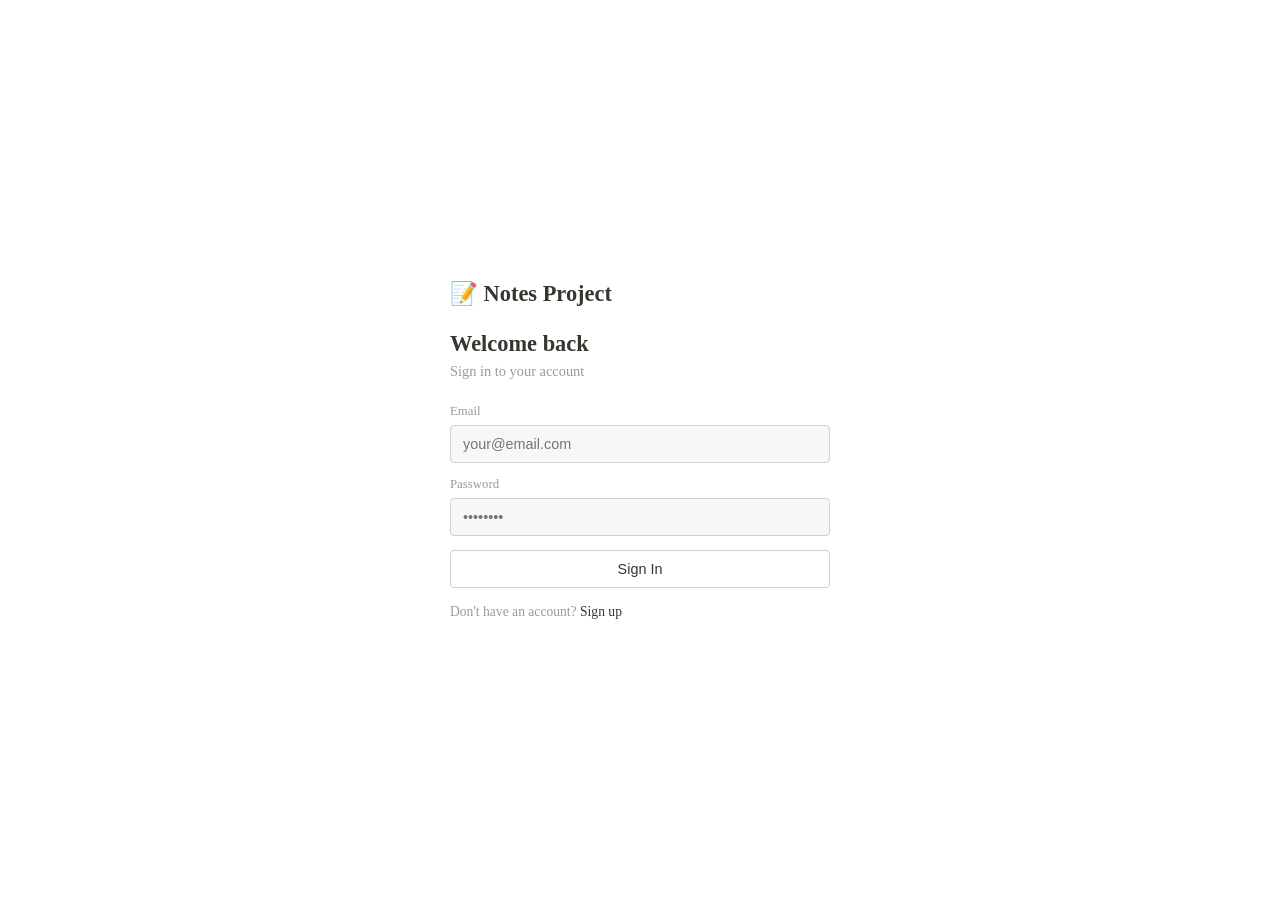
<file: frontend/index.html>
<!DOCTYPE html>
<html lang="en">
<head>
    <meta charset="UTF-8">
    <meta name="viewport" content="width=device-width, initial-scale=1.0">
    <title>Notes Project</title>
    <link rel="icon" type="image/x-icon" href="icons/favicon.ico">
    <link rel="stylesheet" href="css/style.css">
</head>
<body>
    <div class="app-container">
        <!-- Sidebar -->
        <aside class="sidebar">
            <div class="sidebar-header">
                <h2>📝 Notes Project</h2>
                <button id="newNoteBtn" class="new-note-btn">+ Create New Note</button>

                <input 
                    type="text" 
                    id="searchInput" 
                    class="search-input" 
                    placeholder="Search notes...">
                    
            </div>
            
            <div class="notes-list" id="sidebarNotesList">
                <!-- Notes list will appear here -->
            </div>
        </aside>

        <!-- Main Editor Area -->
        <main class="editor-container">
            <div class="editor-placeholder" id="editorPlaceholder">
                <h2>Select a note or create a new one</h2>
            </div>

            <div class="editor-content" id="editorContent" style="display: none;">
                <!-- Top Bar with Menu -->
                <div class="editor-top-bar">
                    <div class="editor-top-bar-left"></div>
                    <div class="editor-top-bar-right">
                        <button class="menu-btn" id="menuBtn">⋯</button>
                        
                        <!-- Dropdown Menu -->
                        <div class="dropdown-menu" id="dropdownMenu">
                            <div class="dropdown-section">
                                <div class="dropdown-item">
                                    <span>🌙 Dark mode</span>
                                    <label class="toggle-switch">
                                        <input type="checkbox" id="darkModeToggle">
                                        <span class="toggle-slider"></span>
                                    </label>
                                </div>
                            </div>
                            
                            <div class="dropdown-divider"></div>
                            
                            <div class="dropdown-section">
                                <div class="dropdown-item font-option" data-font="default">
                                    <span class="font-preview" style="font-family: -apple-system, BlinkMacSystemFont, 'Segoe UI', Roboto;">Ag</span>
                                    <span>Default</span>
                                </div>
                                <div class="dropdown-item font-option" data-font="serif">
                                    <span class="font-preview" style="font-family: 'Georgia', serif;">Ag</span>
                                    <span>Serif</span>
                                </div>
                                <div class="dropdown-item font-option" data-font="mono">
                                    <span class="font-preview" style="font-family: 'Courier New', monospace;">Ag</span>
                                    <span>Mono</span>
                                </div>
                            </div>
                            
                            <div class="dropdown-divider"></div>
                            
                            <div class="dropdown-section">
                                <div class="dropdown-item">
                                    <span>Small text</span>
                                    <label class="toggle-switch">
                                        <input type="checkbox" id="smallTextToggle">
                                        <span class="toggle-slider"></span>
                                    </label>
                                </div>
                                <div class="dropdown-item">
                                    <span>Full width</span>
                                    <label class="toggle-switch">
                                        <input type="checkbox" id="fullWidthToggle">
                                        <span class="toggle-slider"></span>
                                    </label>
                                </div>
                            </div>
                            
                            <div class="dropdown-divider"></div>
                            
                            <div class="dropdown-section">
                                <div class="dropdown-item" id="deleteNoteOption">
                                    <span>🗑️ Delete note</span>
                                </div>
                                <div class="dropdown-item" id="duplicateNoteOption">
                                    <span>📄 Duplicate</span>
                                    <span class="shortcut">Ctrl+D</span>
                                </div>
                            </div>
                            
                            <div class="dropdown-divider"></div>
                            
                            <div class="dropdown-section">
                                <div class="dropdown-item" id="exportNoteOption">
                                    <span>⬇️ Export</span>
                                </div>
                                <div class="dropdown-item" id="logoutOption">
                                    <span>🚪 Logout</span>
                                </div>
                            </div>
                        </div>
                    </div>
                </div>

                <!-- Formatting Toolbar -->
                <div class="toolbar">
                    <button class="toolbar-btn" data-command="bold" title="Bold (Ctrl+B)">
                        <strong>B</strong>
                    </button>
                    <button class="toolbar-btn" data-command="italic" title="Italic (Ctrl+I)">
                        <em>I</em>
                    </button>
                    <button class="toolbar-btn" data-command="underline" title="Underline (Ctrl+U)">
                        <u>U</u>
                    </button>
                    <button class="toolbar-btn" data-command="strikeThrough" title="Strikethrough">
                        <s>S</s>
                    </button>
                    <button class="toolbar-btn" id="createLinkBtn" title="Insert Link">
                        🔗
                    </button>
                    <button class="toolbar-btn" id="insertImageBtn" title="Insert Image">
                        🖼️
                    </button>
                
                    <div class="toolbar-separator"></div>
                    
                    <button class="toolbar-btn" data-command="insertUnorderedList" title="Bullet List">
                        ☰
                    </button>
                    <button class="toolbar-btn" data-command="insertOrderedList" title="Numbered List">
                        ≡
                    </button>
                    
                    <div class="toolbar-separator"></div>
                    
                    <button class="toolbar-btn" data-command="removeFormat" title="Clear Formatting">
                        ✕
                    </button>
                </div>

                <input 
                    type="text" 
                    id="noteTitle" 
                    class="note-title-input" 
                    placeholder="Untitled"
                >
                
                <div 
                    id="noteContent" 
                    class="note-content-input" 
                    contenteditable="true"
                    data-placeholder="Start writing..."
                ></div>
            </div>
        </main>
    </div>

    <script src="js/theme.js"></script>
    <script src="js/app.js"></script>
</body>
</html>
</file>
<file: frontend/css/style.css>
/* CSS Variables for theming */
:root {
    --bg-primary: #ffffff;
    --bg-secondary: #f7f7f5;
    --bg-tertiary: #fafafa;
    --bg-hover: #f0f0f0;
    --bg-active: #e0e0df;
    --bg-hover-secondary: #e8e8e7;
    
    --text-primary: #37352f;
    --text-secondary: #9b9a97;
    --text-tertiary: #c0bfbc;
    
    --border-primary: #e0e0e0;
    --border-secondary: #d0d0d0;
    
    --scrollbar-thumb: #d0d0d0;
    --scrollbar-thumb-hover: #b0b0b0;
}

body.dark-mode {
    --bg-primary: #191919;
    --bg-secondary: #252525;
    --bg-tertiary: #2d2d2d;
    --bg-hover: #333333;
    --bg-active: #3a3a3a;
    --bg-hover-secondary: #2a2a2a;
    
    --text-primary: #e8e6e3;
    --text-secondary: #9b9a97;
    --text-tertiary: #6b6b6b;
    
    --border-primary: #3a3a3a;
    --border-secondary: #404040;
    
    --scrollbar-thumb: #555555;
    --scrollbar-thumb-hover: #666666;
}

* {
    margin: 0;
    padding: 0;
    box-sizing: border-box;
}

body {
    font-family: -apple-system, BlinkMacSystemFont, 'Segoe UI', Roboto, Oxygen, Ubuntu, Cantarell, sans-serif;
    background: var(--bg-primary);
    color: var(--text-primary);
    height: 100vh;
    overflow: hidden;
    transition: background-color 0.3s, color 0.3s;
}

.app-container {
    display: flex;
    height: 100vh;
}

/* Sidebar */
.sidebar {
    width: 280px;
    background: var(--bg-secondary);
    border-right: 1px solid var(--border-primary);
    display: flex;
    flex-direction: column;
    overflow: hidden;
}

.sidebar-header {
    padding: 20px;
    border-bottom: 1px solid var(--border-primary);
}

.sidebar-header h2 {
    font-size: 1.2rem;
    margin-bottom: 15px;
    color: var(--text-primary);
}

.new-note-btn {
    width: 100%;
    padding: 8px 12px;
    background: var(--bg-primary);
    border: 1px solid var(--border-secondary);
    border-radius: 4px;
    cursor: pointer;
    font-size: 0.9rem;
    font-weight: 500;
    transition: background 0.2s;
    color: var(--text-primary);
}

.new-note-btn:hover {
    background: var(--bg-hover);
}

.search-input {
    width: 100%;
    padding: 8px 12px;
    border: 1px solid var(--border-secondary);
    border-radius: 4px;
    font-size: 0.9rem;
    margin-top: 10px;
    transition: border 0.2s;
    background: var(--bg-primary);
    color: var(--text-primary);
}

.search-input:focus {
    outline: none;
    border-color: var(--text-primary);
}

.search-input::placeholder {
    color: var(--text-secondary);
}

.notes-list {
    flex: 1;
    overflow-y: auto;
    padding: 8px;
}

.note-item {
    display: flex;
    align-items: center;
    justify-content: space-between;
    padding: 8px 12px;
    margin-bottom: 2px;
    border-radius: 4px;
    cursor: pointer;
    transition: background 0.15s;
    color: var(--text-primary);
    gap: 8px;
}

.note-item:hover {
    background: var(--bg-hover-secondary);
}

.note-item.active {
    background: var(--bg-active);
}

.note-item-content {
    flex: 1;
    min-width: 0;
}

.note-item-title {
    font-size: 0.9rem;
    white-space: nowrap;
    overflow: hidden;
    text-overflow: ellipsis;
    margin-bottom: 2px;
}

.note-item-date {
    font-size: 0.75rem;
    color: var(--text-secondary);
}

.note-item-delete {
    opacity: 0;
    background: none;
    border: none;
    cursor: pointer;
    font-size: 1.1rem;
    color: var(--text-secondary);
    padding: 2px 6px;
    border-radius: 3px;
    transition: all 0.15s;
}

.note-item:hover .note-item-delete {
    opacity: 1;
}

.note-item-delete:hover {
    background: var(--bg-hover);
    color: var(--text-primary);
}

/* Editor Container */
.editor-container {
    flex: 1;
    display: flex;
    flex-direction: column;
    background: var(--bg-primary);
    overflow: hidden;
}

.editor-placeholder {
    display: flex;
    align-items: center;
    justify-content: center;
    height: 100%;
    color: var(--text-secondary);
}

.editor-content {
    display: flex;
    flex-direction: column;
    height: 100%;
    overflow-y: auto;
}

/* Editor Top Bar */
.editor-top-bar {
    display: flex;
    justify-content: space-between;
    align-items: center;
    padding: 12px 96px;
    border-bottom: 1px solid var(--border-primary);
    background: var(--bg-primary);
    flex-shrink: 0;
    position: relative;
}

.editor-top-bar-left {
    flex: 1;
}

.editor-top-bar-right {
    position: relative;
}

.menu-btn {
    background: transparent;
    border: none;
    font-size: 1.5rem;
    cursor: pointer;
    padding: 4px 8px;
    border-radius: 4px;
    color: var(--text-primary);
    transition: background 0.15s;
}

.menu-btn:hover {
    background: var(--bg-hover);
}

/* Dropdown Menu */
.dropdown-menu {
    position: absolute;
    top: calc(100% + 8px);
    right: 0;
    width: 280px;
    background: var(--bg-primary);
    border: 1px solid var(--border-primary);
    border-radius: 8px;
    box-shadow: 0 4px 12px rgba(0, 0, 0, 0.3);
    z-index: 1000;
    display: none;
}

.dropdown-menu.active {
    display: block;
}

.dropdown-section {
    padding: 6px 0;
}

.dropdown-item {
    display: flex;
    align-items: center;
    justify-content: space-between;
    padding: 8px 16px;
    cursor: pointer;
    font-size: 0.9rem;
    color: var(--text-primary);
    transition: background 0.15s;
}

.dropdown-item:hover {
    background: var(--bg-secondary);
}

.dropdown-item .shortcut {
    font-size: 0.8rem;
    color: var(--text-secondary);
}

.dropdown-divider {
    height: 1px;
    background: var(--border-primary);
    margin: 4px 0;
}

/* Font Options */
.font-option {
    gap: 12px;
}

.font-preview {
    font-size: 1.2rem;
    font-weight: 600;
    width: 32px;
    text-align: center;
}

.font-option.active {
    background: var(--bg-hover);
}

/* Toggle Switch */
.toggle-switch {
    position: relative;
    display: inline-block;
    width: 40px;
    height: 20px;
}

.toggle-switch input {
    opacity: 0;
    width: 0;
    height: 0;
}

.toggle-slider {
    position: absolute;
    cursor: pointer;
    top: 0;
    left: 0;
    right: 0;
    bottom: 0;
    background-color: var(--border-primary);
    transition: 0.3s;
    border-radius: 20px;
}

.toggle-slider:before {
    position: absolute;
    content: "";
    height: 14px;
    width: 14px;
    left: 3px;
    bottom: 3px;
    background-color: var(--bg-primary);
    transition: 0.3s;
    border-radius: 50%;
}

input:checked + .toggle-slider {
    background-color: var(--text-primary);
}

input:checked + .toggle-slider:before {
    transform: translateX(20px);
}

/* Toolbar */
.toolbar {
    display: flex;
    align-items: center;
    gap: 4px;
    padding: 12px 96px;
    border-bottom: 1px solid var(--border-primary);
    background: var(--bg-tertiary);
    flex-shrink: 0;
}

.toolbar-btn {
    background: var(--bg-primary);
    border: 1px solid var(--border-secondary);
    border-radius: 4px;
    padding: 6px 10px;
    cursor: pointer;
    font-size: 0.9rem;
    transition: all 0.15s;
    min-width: 32px;
    height: 32px;
    display: flex;
    align-items: center;
    justify-content: center;
    color: var(--text-primary);
}

.toolbar-btn:hover {
    background: var(--bg-hover);
    border-color: var(--border-secondary);
}

.toolbar-btn:active,
.toolbar-btn.active {
    background: var(--bg-active);
}

.toolbar-separator {
    width: 1px;
    height: 24px;
    background: var(--border-secondary);
    margin: 0 4px;
}

/* Editor Inputs */
.note-title-input {
    border: none;
    outline: none;
    font-size: 2.5rem;
    font-weight: 700;
    margin: 20px 96px 10px 96px;
    color: var(--text-primary);
    background: transparent;
    padding: 0;
    flex-shrink: 0;
}

.note-title-input::placeholder {
    color: var(--text-tertiary);
}

.note-content-input {
    border: none;
    outline: none;
    font-size: 1rem;
    line-height: 1.6;
    color: var(--text-primary);
    background: transparent;
    flex: 1;
    padding: 0 96px 60px 96px;
    overflow-y: auto;
    min-height: 200px;
}

.note-content-input:empty:before {
    content: attr(data-placeholder);
    color: var(--text-tertiary);
    pointer-events: none;
}

.note-content-input:focus {
    outline: none;
}

/* Formatting styles inside editor */
.note-content-input strong,
.note-content-input b {
    font-weight: 700;
}

.note-content-input em,
.note-content-input i {
    font-style: italic;
}

.note-content-input u {
    text-decoration: underline;
}

.note-content-input s {
    text-decoration: line-through;
}

.note-content-input ul,
.note-content-input ol {
    margin-left: 20px;
    margin-bottom: 10px;
}

.note-content-input li {
    margin-bottom: 5px;
}

/* Font styles */
.note-content-input.font-default,
.note-title-input.font-default {
    font-family: -apple-system, BlinkMacSystemFont, 'Segoe UI', Roboto, Oxygen, Ubuntu, Cantarell, sans-serif;
}

.note-content-input.font-serif,
.note-title-input.font-serif {
    font-family: 'Georgia', 'Times New Roman', serif;
}

.note-content-input.font-mono,
.note-title-input.font-mono {
    font-family: 'Courier New', 'Consolas', monospace;
}

/* Small text */
.note-content-input.small-text {
    font-size: 0.875rem;
}

/* Scrollbar Styling */
.notes-list::-webkit-scrollbar,
.editor-content::-webkit-scrollbar,
.note-content-input::-webkit-scrollbar {
    width: 8px;
}

.notes-list::-webkit-scrollbar-track,
.editor-content::-webkit-scrollbar-track,
.note-content-input::-webkit-scrollbar-track {
    background: transparent;
}

.notes-list::-webkit-scrollbar-thumb,
.editor-content::-webkit-scrollbar-thumb,
.note-content-input::-webkit-scrollbar-thumb {
    background: var(--scrollbar-thumb);
    border-radius: 4px;
}

.notes-list::-webkit-scrollbar-thumb:hover,
.editor-content::-webkit-scrollbar-thumb:hover,
.note-content-input::-webkit-scrollbar-thumb:hover {
    background: var(--scrollbar-thumb-hover);
}

/* Favorite star button */
.note-item-favorite {
    background: none;
    border: none;
    cursor: pointer;
    font-size: 1rem;
    padding: 2px 6px;
    border-radius: 3px;
    transition: all 0.15s;
    opacity: 0.3;
}

.note-item-favorite.active {
    opacity: 1;
}

.note-item:hover .note-item-favorite {
    opacity: 0.6;
}

.note-item-favorite:hover {
    opacity: 1 !important;
    transform: scale(1.2);
}

.note-item-actions {
    display: flex;
    gap: 4px;
    align-items: center;
}

/* Links inside editor */
.note-content-input a {
    color: #0066cc;
    text-decoration: underline;
    cursor: pointer;
}

.note-content-input a:hover {
    color: #0052a3;
    text-decoration: underline;
}

body.dark-mode .note-content-input a {
    color: #4da6ff;
}

body.dark-mode .note-content-input a:hover {
    color: #66b3ff;
}

/* Images inside editor */
.note-content-input img {
    max-width: 100%;
    height: auto;
    border-radius: 8px;
    margin: 10px 0;
    cursor: pointer;
    transition: transform 0.2s;
}

.note-content-input img:hover {
    transform: scale(1.02);
    box-shadow: 0 4px 12px rgba(0, 0, 0, 0.15);
}

body.dark-mode .note-content-input img:hover {
    box-shadow: 0 4px 12px rgba(255, 255, 255, 0.1);
}

/* Image resize handles */
.note-content-input img.selected {
    outline: 2px solid #0066cc;
    outline-offset: 2px;
}

body.dark-mode .note-content-input img.selected {
    outline-color: #4da6ff;
}
</file>
<file: api/wwwroot/css/style.css>
/* CSS Variables for theming */
:root {
    --bg-primary: #ffffff;
    --bg-secondary: #f7f7f5;
    --bg-tertiary: #fafafa;
    --bg-hover: #f0f0f0;
    --bg-active: #e0e0df;
    --bg-hover-secondary: #e8e8e7;
    
    --text-primary: #37352f;
    --text-secondary: #9b9a97;
    --text-tertiary: #c0bfbc;
    
    --border-primary: #e0e0e0;
    --border-secondary: #d0d0d0;
    
    --scrollbar-thumb: #d0d0d0;
    --scrollbar-thumb-hover: #b0b0b0;
}

body.dark-mode {
    --bg-primary: #191919;
    --bg-secondary: #252525;
    --bg-tertiary: #2d2d2d;
    --bg-hover: #333333;
    --bg-active: #3a3a3a;
    --bg-hover-secondary: #2a2a2a;
    
    --text-primary: #e8e6e3;
    --text-secondary: #9b9a97;
    --text-tertiary: #6b6b6b;
    
    --border-primary: #3a3a3a;
    --border-secondary: #404040;
    
    --scrollbar-thumb: #555555;
    --scrollbar-thumb-hover: #666666;
}

* {
    margin: 0;
    padding: 0;
    box-sizing: border-box;
}

body {
    font-family: -apple-system, BlinkMacSystemFont, 'Segoe UI', Roboto, Oxygen, Ubuntu, Cantarell, sans-serif;
    background: var(--bg-primary);
    color: var(--text-primary);
    height: 100vh;
    overflow: hidden;
    transition: background-color 0.3s, color 0.3s;
}

.app-container {
    display: flex;
    height: 100vh;
}

/* Sidebar */
.sidebar {
    width: 280px;
    background: var(--bg-secondary);
    border-right: 1px solid var(--border-primary);
    display: flex;
    flex-direction: column;
    overflow: hidden;
}

.sidebar-header {
    padding: 10px;
    border-bottom: 1px solid var(--border-primary);
}

.sidebar-header h2 {
    font-size: 1.2rem;
    margin-bottom: 15px;
    color: var(--text-primary);
}

.new-note-btn {
    width: 100%;
    padding: 8px 12px;
    background: var(--bg-primary);
    border: 1px solid var(--border-secondary);
    border-radius: 4px;
    cursor: pointer;
    font-size: 0.9rem;
    font-weight: 500;
    transition: background 0.2s;
    color: var(--text-primary);
}

.new-note-btn:hover {
    background: var(--bg-hover);
}

.search-input {
    width: 100%;
    padding: 8px 12px;
    border: 1px solid var(--border-secondary);
    border-radius: 4px;
    font-size: 0.9rem;
    margin-top: 10px;
    transition: border 0.2s;
    background: var(--bg-primary);
    color: var(--text-primary);
}

.search-input:focus {
    outline: none;
    border-color: var(--text-primary);
}

.search-input::placeholder {
    color: var(--text-secondary);
}

.notes-list {
    flex: 1;
    overflow-y: auto;
    padding: 8px;
}

.note-item {
    display: flex;
    align-items: center;
    justify-content: space-between;
    padding: 8px 12px;
    margin-bottom: 2px;
    border-radius: 4px;
    cursor: pointer;
    color: var(--text-primary);
    gap: 8px;
}

.note-item:hover {
    background: var(--bg-hover-secondary);
}

.note-item.active {
    background: var(--bg-active);
}

.note-item-content {
    flex: 1;
    min-width: 0;
}

.note-item-title {
    font-size: 0.9rem;
    white-space: nowrap;
    overflow: hidden;
    text-overflow: ellipsis;
    margin-bottom: 2px;
}

.note-item-date {
    font-size: 0.75rem;
    color: var(--text-secondary);
}

.note-item-delete {
    opacity: 0;
    background: none;
    border: none;
    cursor: pointer;
    font-size: 1.1rem;
    color: var(--text-secondary);
    padding: 2px 6px;
    border-radius: 3px;
    transition: all 0.15s;
}

.note-item:hover .note-item-delete {
    opacity: 1;
}

.note-item-delete:hover {
    background: var(--bg-hover);
    color: var(--text-primary);
}

/* Editor Container */
.editor-container {
    flex: 1;
    display: flex;
    flex-direction: column;
    background: var(--bg-primary);
    overflow: hidden;
}

.editor-placeholder {
    display: flex;
    align-items: center;
    justify-content: center;
    height: 100%;
    color: var(--text-secondary);
}

.editor-content {
    display: flex;
    flex-direction: column;
    height: 100%;
    overflow-y: auto;
    position: relative;
}

/* Editor Top Bar */
.editor-top-bar {
    display: flex;
    justify-content: space-between;
    align-items: center;
    padding: 12px 96px;
    border-bottom: 1px solid var(--border-primary);
    background: var(--bg-primary);
    flex-shrink: 0;
    position: relative;
}

.editor-top-bar-left {
    flex: 1;
}

.editor-top-bar-right {
    position: relative;
}

.menu-btn {
    background: transparent;
    border: none;
    font-size: 1.5rem;
    cursor: pointer;
    padding: 4px 8px;
    border-radius: 4px;
    color: var(--text-primary);
    transition: background 0.15s;
}

.menu-btn:hover {
    background: var(--bg-hover);
}

/* Dropdown Menu */
.dropdown-menu {
    position: absolute;
    top: calc(100% + 8px);
    right: 0;
    width: 280px;
    background: var(--bg-primary);
    border: 1px solid var(--border-primary);
    border-radius: 8px;
    box-shadow: 0 4px 12px rgba(0, 0, 0, 0.3);
    z-index: 1000;
    display: none;
}

.dropdown-menu.active {
    display: block;
}

.dropdown-section {
    padding: 6px 0;
}

.dropdown-item {
    display: flex;
    align-items: center;
    justify-content: space-between;
    padding: 8px 16px;
    cursor: pointer;
    font-size: 0.9rem;
    color: var(--text-primary);
    transition: background 0.15s;
}

.dropdown-item:hover {
    background: var(--bg-secondary);
}

.dropdown-item .shortcut {
    font-size: 0.8rem;
    color: var(--text-secondary);
}

.dropdown-divider {
    height: 1px;
    background: var(--border-primary);
    margin: 4px 0;
}

/* Font Options */
.font-option {
    gap: 12px;
}

.font-preview {
    font-size: 1.2rem;
    font-weight: 600;
    width: 32px;
    text-align: center;
}

.font-option.active {
    background: var(--bg-hover);
}

/* Toggle Switch */
.toggle-switch {
    position: relative;
    display: inline-block;
    width: 40px;
    height: 20px;
}

.toggle-switch input {
    opacity: 0;
    width: 0;
    height: 0;
}

.toggle-slider {
    position: absolute;
    cursor: pointer;
    top: 0;
    left: 0;
    right: 0;
    bottom: 0;
    background-color: var(--border-primary);
    transition: 0.3s;
    border-radius: 20px;
}

.toggle-slider:before {
    position: absolute;
    content: "";
    height: 14px;
    width: 14px;
    left: 3px;
    bottom: 3px;
    background-color: var(--bg-primary);
    transition: 0.3s;
    border-radius: 50%;
}

input:checked + .toggle-slider {
    background-color: var(--text-primary);
}

input:checked + .toggle-slider:before {
    transform: translateX(20px);
}

/* Toolbar */
.toolbar {
    display: flex;
    align-items: center;
    gap: 4px;
    padding: 12px 96px;
    border-bottom: 1px solid var(--border-primary);
    background: var(--bg-tertiary);
    flex-shrink: 0;
}

.toolbar-btn {
    background: var(--bg-primary);
    border: 1px solid var(--border-secondary);
    border-radius: 4px;
    padding: 6px 10px;
    cursor: pointer;
    font-size: 0.9rem;
    transition: all 0.15s;
    min-width: 32px;
    height: 32px;
    display: flex;
    align-items: center;
    justify-content: center;
    color: var(--text-primary);
}

.toolbar-btn:hover {
    background: var(--bg-hover);
    border-color: var(--border-secondary);
}

.toolbar-btn:active,
.toolbar-btn.active {
    background: var(--bg-active);
}

.toolbar-separator {
    width: 1px;
    height: 24px;
    background: var(--border-secondary);
    margin: 0 4px;
}

/* Editor Inputs */
.note-title-input {
    border: none;
    outline: none;
    font-size: 2.5rem;
    font-weight: 700;
    margin: 150px 96px 10px 275px;
    color: var(--text-primary);
    background: transparent;
    padding: 0;
    flex-shrink: 0;
}

.note-title-input::placeholder {
    color: var(--text-tertiary);
}

.note-content-input {
    border: none;
    outline: none;
    font-size: 1rem;
    line-height: 1.6;
    color: var(--text-primary);
    background: transparent;
    flex: 1;
    padding: 0 96px 60px 250px;
}

.note-content-input:empty:before {
    content: attr(data-placeholder);
    color: var(--text-tertiary);
    pointer-events: none;
}

.note-content-input:focus {
    outline: none;
}

/* Formatting styles inside editor */
.note-content-input strong,
.note-content-input b {
    font-weight: 700;
}

.note-content-input em,
.note-content-input i {
    font-style: italic;
}

.note-content-input u {
    text-decoration: underline;
}

.note-content-input s {
    text-decoration: line-through;
}

.note-content-input ul,
.note-content-input ol {
    margin-left: 20px;
    margin-bottom: 10px;
}

.note-content-input li {
    margin-bottom: 5px;
}

/* Font styles */
.note-content-input.font-default,
.note-title-input.font-default {
    font-family: -apple-system, BlinkMacSystemFont, 'Segoe UI', Roboto, Oxygen, Ubuntu, Cantarell, sans-serif;
}

.note-content-input.font-serif,
.note-title-input.font-serif {
    font-family: 'Georgia', 'Times New Roman', serif;
}

.note-content-input.font-mono,
.note-title-input.font-mono {
    font-family: 'Courier New', 'Consolas', monospace;
}

.note-content-input.font-playfair,
.note-title-input.font-playfair {
    font-family: 'Playfair Display', serif;
}

.note-content-input.font-lato,
.note-title-input.font-lato {
    font-family: 'Lato', sans-serif;
}

.note-content-input.font-opensans,
.note-title-input.font-opensans {
    font-family: 'Open Sans', sans-serif;
}

.note-content-input.font-merriweather,
.note-title-input.font-merriweather {
    font-family: 'Merriweather', serif;
}

.note-content-input.font-roboto,
.note-title-input.font-roboto {
    font-family: 'Roboto', sans-serif;
}

.note-content-input.font-nunito,
.note-title-input.font-nunito {
    font-family: 'Nunito', sans-serif;
}

.note-content-input.font-sourcecodepro,
.note-title-input.font-sourcecodepro {
    font-family: 'Source Code Pro', monospace;
}

/* Small text */
.note-content-input.small-text {
    font-size: 0.875rem;
}

/* Scrollbar Styling */
.notes-list::-webkit-scrollbar,
.editor-content::-webkit-scrollbar,
.note-content-input::-webkit-scrollbar {
    width: 8px;
}

.notes-list::-webkit-scrollbar-track,
.editor-content::-webkit-scrollbar-track,
.note-content-input::-webkit-scrollbar-track {
    background: transparent;
}

.notes-list::-webkit-scrollbar-thumb,
.editor-content::-webkit-scrollbar-thumb,
.note-content-input::-webkit-scrollbar-thumb {
    background: var(--scrollbar-thumb);
    border-radius: 4px;
}

.notes-list::-webkit-scrollbar-thumb:hover,
.editor-content::-webkit-scrollbar-thumb:hover,
.note-content-input::-webkit-scrollbar-thumb:hover {
    background: var(--scrollbar-thumb-hover);
}

/* Favorite star button */
.note-item-favorite {
    background: none;
    border: none;
    cursor: pointer;
    font-size: 1rem;
    padding: 2px 6px;
    border-radius: 3px;
    transition: all 0.15s;
    opacity: 0.3;
}

.note-item-favorite.active {
    opacity: 1;
}

.note-item:hover .note-item-favorite {
    opacity: 0.6;
}

.note-item-favorite:hover {
    opacity: 1 !important;
    transform: scale(1.2);
}

.note-item-actions {
    display: flex;
    gap: 4px;
    align-items: center;
}

/* Links inside editor */
.note-content-input a {
    color: #0066cc;
    text-decoration: underline;
    cursor: pointer;
}

.note-content-input a:hover {
    color: #0052a3;
    text-decoration: underline;
}

body.dark-mode .note-content-input a {
    color: #4da6ff;
}

body.dark-mode .note-content-input a:hover {
    color: #66b3ff;
}

/* Images inside editor */
.note-content-input img {
    max-width: 100%;
    height: auto;
    border-radius: 8px;
    margin: 10px 0;
    cursor: pointer;
    transition: transform 0.2s;
}

.note-content-input img:hover {
    transform: scale(1.02);
    box-shadow: 0 4px 12px rgba(0, 0, 0, 0.15);
}

body.dark-mode .note-content-input img:hover {
    box-shadow: 0 4px 12px rgba(255, 255, 255, 0.1);
}

/* Image resize handles */
.note-content-input img.selected {
    outline: 2px solid #0066cc;
    outline-offset: 2px;
}

body.dark-mode .note-content-input img.selected {
    outline-color: #4da6ff;
}

/* Checklist styles */
.checklist-item {
    display: flex;
    align-items: flex-start;
    margin: 8px 0;
    padding: 4px 0;
}

.checklist-item input[type="checkbox"] {
    margin-right: 10px;
    margin-top: 4px;
    cursor: pointer;
    width: 18px;
    height: 18px;
    flex-shrink: 0;
}

.checklist-item .checklist-text {
    flex: 1;
    outline: none;
    min-width: 0;
    word-wrap: break-word;

    color: var(--text-primary) !important;
    caret-color: var(--text-primary);
}

/* Placeholder */
.checklist-item .checklist-text:empty::before {
    content: 'List item';
    color: var(--text-secondary);
}

/* Checked state */
.checklist-item input[type="checkbox"]:checked + .checklist-text {
    color: var(--text-secondary);
    text-decoration: line-through;
}

/* Delete button for checklist items */
.checklist-item .delete-item {
    margin-left: 8px;
    background: none;
    border: none;
    color: var(--text-secondary);
    cursor: pointer;
    font-size: 18px;
    padding: 0 4px;
    opacity: 0;
    transition: opacity 0.2s;
}

.checklist-item:hover .delete-item {
    opacity: 1;
}

.checklist-item .delete-item:hover {
    color: var(--text-primary);
}

/* Settings button */
.sidebar-title-row {
    display: flex;
    align-items: center;
    justify-content: space-between;
    gap: 8px;
    margin-bottom: 16px;
    position: relative;
}

.sidebar-title-row h2 {
    margin: 0;
    flex: 1;
}

.settings-btn {
    background: none;
    border: none;
    font-size: 20px;
    cursor: pointer;
    padding: 8px;
    border-radius: 6px;
    transition: background 0.2s;
    color: var(--text-primary);
}

.settings-btn:hover {
    background: var(--bg-hover);
}

.settings-btn:active {
    background: var(--bg-active);
}

.settings-btn.active {
    background: var(--bg-active);
}

/* Settings menu */
.settings-menu {
    display: none;
    position: absolute;
    top: calc(100% + 14px);
    left: 10;
    background: var(--bg-primary);
    border: 1px solid var(--border-primary);
    border-radius: 8px;
    box-shadow: 0 4px 12px rgba(0, 0, 0, 0.1);
    min-width: 260px;
    z-index: 1000;
}

.settings-menu.active {
    display: block;
}

/* Toolbar spacer - pushes items to the right */
.toolbar-spacer {
    flex: 1;
}

/* Font and Actions menus */
.font-menu,
.actions-menu {
    display: none;
    position: absolute;
    top: 52px;
    right: 14px;
    background: var(--bg-primary);
    border: 1px solid var(--border-primary);
    border-radius: 8px;
    box-shadow: 0 4px 12px rgba(0, 0, 0, 0.1);
    min-width: 180px;
    z-index: 1000;
}


.note-actions {
    position: absolute;
    top: 12px;
    right: 20px;

    display: flex;
    gap: 8px;

    z-index: 100;
}

/* Actions Right Button */

.actions-btn {
    position: static;
    top: 10px;
    right: 14px;

    background: var(--bg-primary);
    border: 1px solid var(--border-secondary);
    border-radius: 4px;

    width: 32px;
    height: 32px;

    display: flex;
    align-items: center;
    justify-content: center;

    cursor: pointer;
    transition: all 0.15s;

    color: var(--text-primary);
    font-size: 1.2rem;
}

.actions-btn:hover {
    background: var(--bg-hover);
    border-color: var(--border-secondary);
}

.actions-btn:active,
.actions-btn.active {
    background: var(--bg-active);
}

.font-menu.active,
.actions-menu.active {
    display: block;
}

/* Position actions menu correctly */
.actions-menu {
    right: 14;
}

.font-menu {
    right: 50px;
}

/* === DRAG AND DROP BLOCKS === */
.block {
    display: flex;
    align-items: flex-start;
    position: relative;
    border-radius: 4px;
}

.block-prefix {
    margin-right: 8px;
    flex-shrink: 0;
}

.block-handle {
    opacity: 0;
    cursor: grab;
    padding: 2px 4px;
    margin-right: 4px;
    color: var(--text-secondary);
    user-select: none;
    flex-shrink: 0;
    font-size: 1rem;
    line-height: 1.6;
    transition: opacity 0.15s;
}

.block:hover .block-handle {
    opacity: 1;
}

.block-handle:active {
    cursor: grabbing;
}

.block-content {
    flex: 1;
    max-width: 650px;
    outline: none;
    min-width: 0;
    word-wrap: break-word;
    line-height: 1.6;
    color: var(--text-primary);
    caret-color: var(--text-primary);
}

.block.dragging {
    opacity: 0.4;
}

.block.drag-over {
    border-top: 2px solid #0066cc;
}

body.dark-mode .block.drag-over {
    border-top-color: #4da6ff;
}

body.keyboard-navigation .block:hover .block-handle {
    opacity: 0;
}

/* Block Menu (per-line) */
.block-menu {
    position: fixed;
    top: auto;
    right: auto;
    left: 30px;
    width: 220px;
    display: none;
}

.block-menu.active {
    display: block;
}

.todo-checkbox {
    margin-right: 8px;
    align-self: center;
    flex-shrink: 0;
}
</file>
<file: frontend/css/auth.css>
:root {
    --bg-primary: #ffffff;
    --bg-secondary: #f7f7f5;
    --bg-hover: #f0f0f0;

    --text-primary: #37352f;
    --text-secondary: #9b9a97;

    --border-primary: #e0e0e0;
    --border-secondary: #d0d0d0;
}

body.dark-mode {
    --bg-primary: #191919;
    --bg-secondary: #252525;
    --bg-hover: #333333;

    --text-primary: #e8e6e3;
    --text-secondary: #9b9a97;

    --border-primary: #3a3a3a;
    --border-secondary: #404040;
}

* {
    margin: 0;
    padding: 0;
    box-sizing: border-box;
}

body {
    font-family: -apple-system, BlinkMacSystemFont, 'Segoe UI', Roboto;
    background: var(--bg-primary);
    color: var(--text-primary);
    height: 100vh;

    display: flex;
    align-items: center;
    justify-content: center;
}

/* Container */
.auth-container {
    width: 100%;
    max-width: 380px;
}

/* Remove "heavy card" */
.auth-card {
    background: transparent;
    padding: 0;
}

/* Logo */
.auth-logo {
    font-size: 1.4rem;
    margin-bottom: 24px;
    text-align: left;
}

/* Titles */
.auth-form h2 {
    font-size: 1.4rem;
    margin-bottom: 6px;
}

.auth-subtitle {
    color: var(--text-secondary);
    margin-bottom: 24px;
    font-size: 0.9rem;
}

/* Inputs */
.form-group {
    margin-bottom: 14px;
}

.form-group label {
    font-size: 0.8rem;
    color: var(--text-secondary);
    margin-bottom: 6px;
    display: block;
}

.form-group input {
    width: 100%;
    padding: 10px 12px;

    border: 1px solid var(--border-secondary);
    border-radius: 4px;

    background: var(--bg-secondary);
    color: var(--text-primary);

    font-size: 0.9rem;
}

.form-group input:focus {
    outline: none;
    border-color: var(--text-primary);
}

/* App Style Button */
.btn-primary {
    width: 100%;
    padding: 10px;

    background: var(--bg-primary);
    color: var(--text-primary);
    border: 1px solid var(--border-secondary);
    border-radius: 4px;

    cursor: pointer;
    font-size: 0.9rem;
    font-weight: 500;

    transition: background 0.15s;
}

.btn-primary:hover {
    background: var(--bg-hover);
}

/* Messages */
.error-message,
.success-message {
    display: none;
    font-size: 0.85rem;
    margin-bottom: 10px;
}

.error-message {
    color: #dc3545;
}

.success-message {
    color: #28a745;
}

.error-message.show,
.success-message.show {
    display: block;
}

/* Switch */
.auth-switch {
    margin-top: 16px;
    font-size: 0.85rem;
    color: var(--text-secondary);
}

.auth-switch a {
    color: var(--text-primary);
    text-decoration: none;
}

.auth-switch a:hover {
    text-decoration: underline;
}

.auth-form {
    display: none;
}

.auth-form.active {
    display: block;
}
</file>
<file: api/wwwroot/css/auth.css>
:root {
    --bg-primary: #ffffff;
    --bg-secondary: #f7f7f5;
    --bg-hover: #f0f0f0;

    --text-primary: #37352f;
    --text-secondary: #9b9a97;

    --border-primary: #e0e0e0;
    --border-secondary: #d0d0d0;
}

body.dark-mode {
    --bg-primary: #191919;
    --bg-secondary: #252525;
    --bg-hover: #333333;

    --text-primary: #e8e6e3;
    --text-secondary: #9b9a97;

    --border-primary: #3a3a3a;
    --border-secondary: #404040;
}

* {
    margin: 0;
    padding: 0;
    box-sizing: border-box;
}

body {
    font-family: -apple-system, BlinkMacSystemFont, 'Segoe UI', Roboto;
    background: var(--bg-primary);
    color: var(--text-primary);
    height: 100vh;

    display: flex;
    align-items: center;
    justify-content: center;
}

/* Container */
.auth-container {
    width: 100%;
    max-width: 380px;
}

/* Remove "heavy card" */
.auth-card {
    background: transparent;
    padding: 0;
}

/* Logo */
.auth-logo {
    font-size: 1.4rem;
    margin-bottom: 24px;
    text-align: left;
}

/* Titles */
.auth-form h2 {
    font-size: 1.4rem;
    margin-bottom: 6px;
}

.auth-subtitle {
    color: var(--text-secondary);
    margin-bottom: 24px;
    font-size: 0.9rem;
}

/* Inputs */
.form-group {
    margin-bottom: 14px;
}

.form-group label {
    font-size: 0.8rem;
    color: var(--text-secondary);
    margin-bottom: 6px;
    display: block;
}

.form-group input {
    width: 100%;
    padding: 10px 12px;

    border: 1px solid var(--border-secondary);
    border-radius: 4px;

    background: var(--bg-secondary);
    color: var(--text-primary);

    font-size: 0.9rem;
}

.form-group input:focus {
    outline: none;
    border-color: var(--text-primary);
}

/* App Style Button */
.btn-primary {
    width: 100%;
    padding: 10px;

    background: var(--bg-primary);
    color: var(--text-primary);
    border: 1px solid var(--border-secondary);
    border-radius: 4px;

    cursor: pointer;
    font-size: 0.9rem;
    font-weight: 500;

    transition: background 0.15s;
}

.btn-primary:hover {
    background: var(--bg-hover);
}

/* Messages */
.error-message,
.success-message {
    display: none;
    font-size: 0.85rem;
    margin-bottom: 10px;
}

.error-message {
    color: #dc3545;
}

.success-message {
    color: #28a745;
}

.error-message.show,
.success-message.show {
    display: block;
}

/* Switch */
.auth-switch {
    margin-top: 16px;
    font-size: 0.85rem;
    color: var(--text-secondary);
}

.auth-switch a {
    color: var(--text-primary);
    text-decoration: none;
}

.auth-switch a:hover {
    text-decoration: underline;
}

.auth-form {
    display: none;
}

.auth-form.active {
    display: block;
}
</file>
